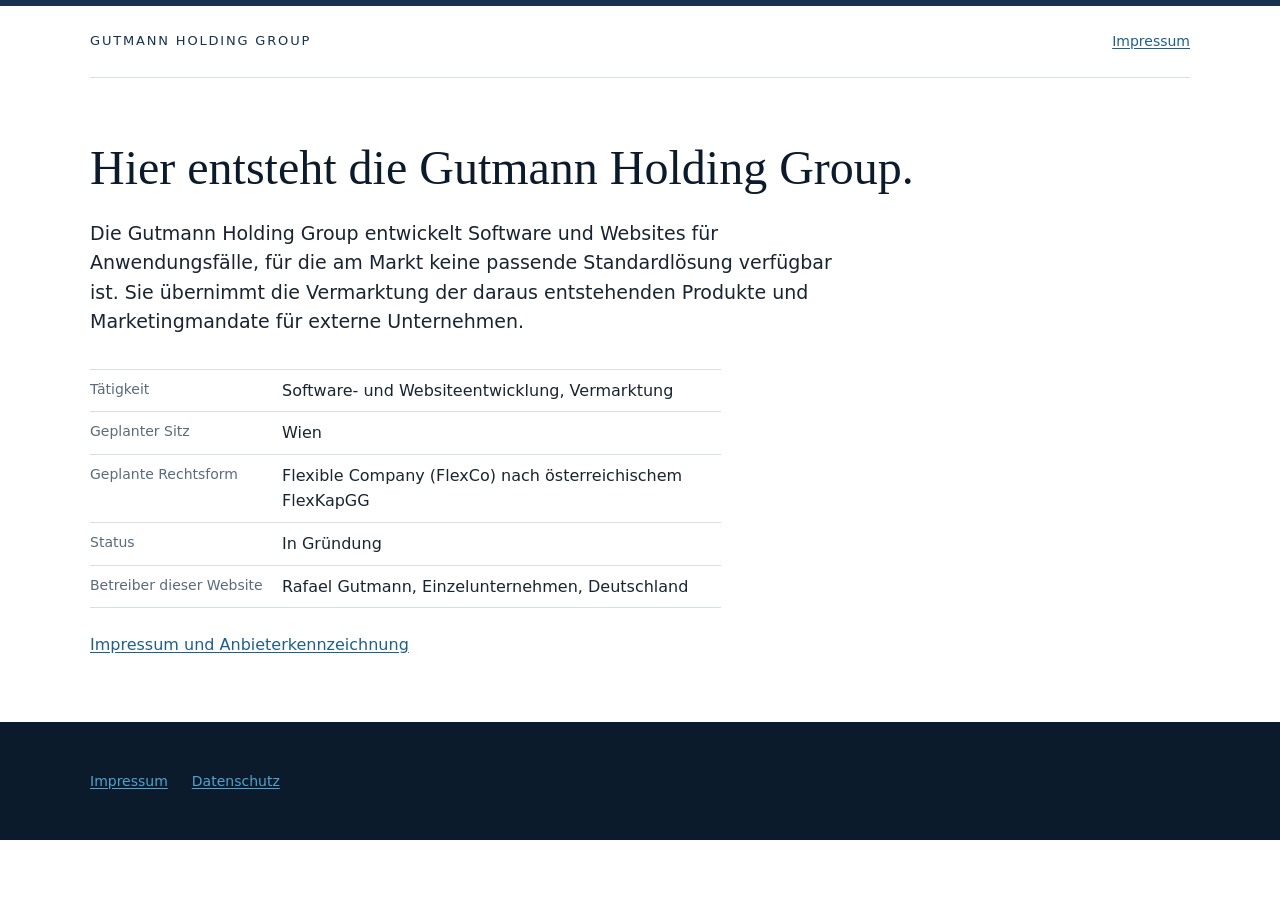
<file: index.html>
<!DOCTYPE html>
<html lang="de">
<head>
  <meta charset="utf-8">
  <meta name="viewport" content="width=device-width, initial-scale=1">
  <title>Gutmann Holding Group – in Gründung</title>
  <meta name="description" content="Holding für Software- und Websiteentwicklung mit geplantem Sitz in Wien. Die Gesellschaft befindet sich in Gründung.">
  <link rel="canonical" href="https://gutmannholding.com/">
  <meta name="theme-color" content="#16324F">

  <meta property="og:type" content="website">
  <meta property="og:site_name" content="Gutmann Holding Group">
  <meta property="og:locale" content="de_AT">
  <meta property="og:url" content="https://gutmannholding.com/">
  <meta property="og:title" content="Gutmann Holding Group – in Gründung">
  <meta property="og:description" content="Holding für Software- und Websiteentwicklung mit geplantem Sitz in Wien. Die Gesellschaft befindet sich in Gründung.">

  <meta name="twitter:card" content="summary">
  <meta name="twitter:title" content="Gutmann Holding Group – in Gründung">
  <meta name="twitter:description" content="Holding für Software- und Websiteentwicklung mit geplantem Sitz in Wien. Die Gesellschaft befindet sich in Gründung.">

  <link rel="icon" href="/assets/img/favicon.svg" type="image/svg+xml">
  <link rel="stylesheet" href="/assets/css/main.css">

  <script type="application/ld+json">
  {
    "@context": "https://schema.org",
    "@type": "Organization",
    "name": "Gutmann Holding Group",
    "description": "Die Gutmann Holding Group befindet sich in Gründung. Geplant ist eine Holding für Software- und Websiteentwicklung mit Sitz in Wien.",
    "foundingLocation": {
      "@type": "Place",
      "name": "Wien"
    }
  }
  </script>
</head>
<body>
  <a class="skip-link" href="#main">Zum Inhalt springen</a>

  <div class="band" aria-hidden="true"></div>

  <header class="container">
    <div class="topbar">
      <a class="topbar__brand" href="/">GUTMANN HOLDING GROUP</a>
      <a class="topbar__link" href="/impressum">Impressum</a>
    </div>
  </header>

  <main id="main" class="container intro">
    <h1>Hier entsteht die Gutmann Holding Group.</h1>
    <p class="intro__text">Die Gutmann Holding Group entwickelt Software und Websites für Anwendungsfälle, für die am Markt keine passende Standardlösung verfügbar ist. Sie übernimmt die Vermarktung der daraus entstehenden Produkte und Marketingmandate für externe Unternehmen.</p>
    <dl class="facts">
      <dt>Tätigkeit</dt>
      <dd>Software- und Websiteentwicklung, Vermarktung</dd>
      <dt>Geplanter Sitz</dt>
      <dd>Wien</dd>
      <dt>Geplante Rechtsform</dt>
      <dd>Flexible Company (FlexCo) nach österreichischem FlexKapGG</dd>
      <dt>Status</dt>
      <dd>In Gründung</dd>
      <dt>Betreiber dieser Website</dt>
      <dd>Rafael Gutmann, Einzelunternehmen, Deutschland</dd>
    </dl>
    <p class="intro__link"><a href="/impressum">Impressum und Anbieterkennzeichnung</a></p>
  </main>

  <footer class="footer">
    <div class="container">
      <nav aria-label="Rechtliches">
        <ul class="footer__nav">
          <li><a href="/impressum">Impressum</a></li>
          <li><a href="/datenschutz">Datenschutz</a></li>
        </ul>
      </nav>
    </div>
  </footer>
</body>
</html>
</file>
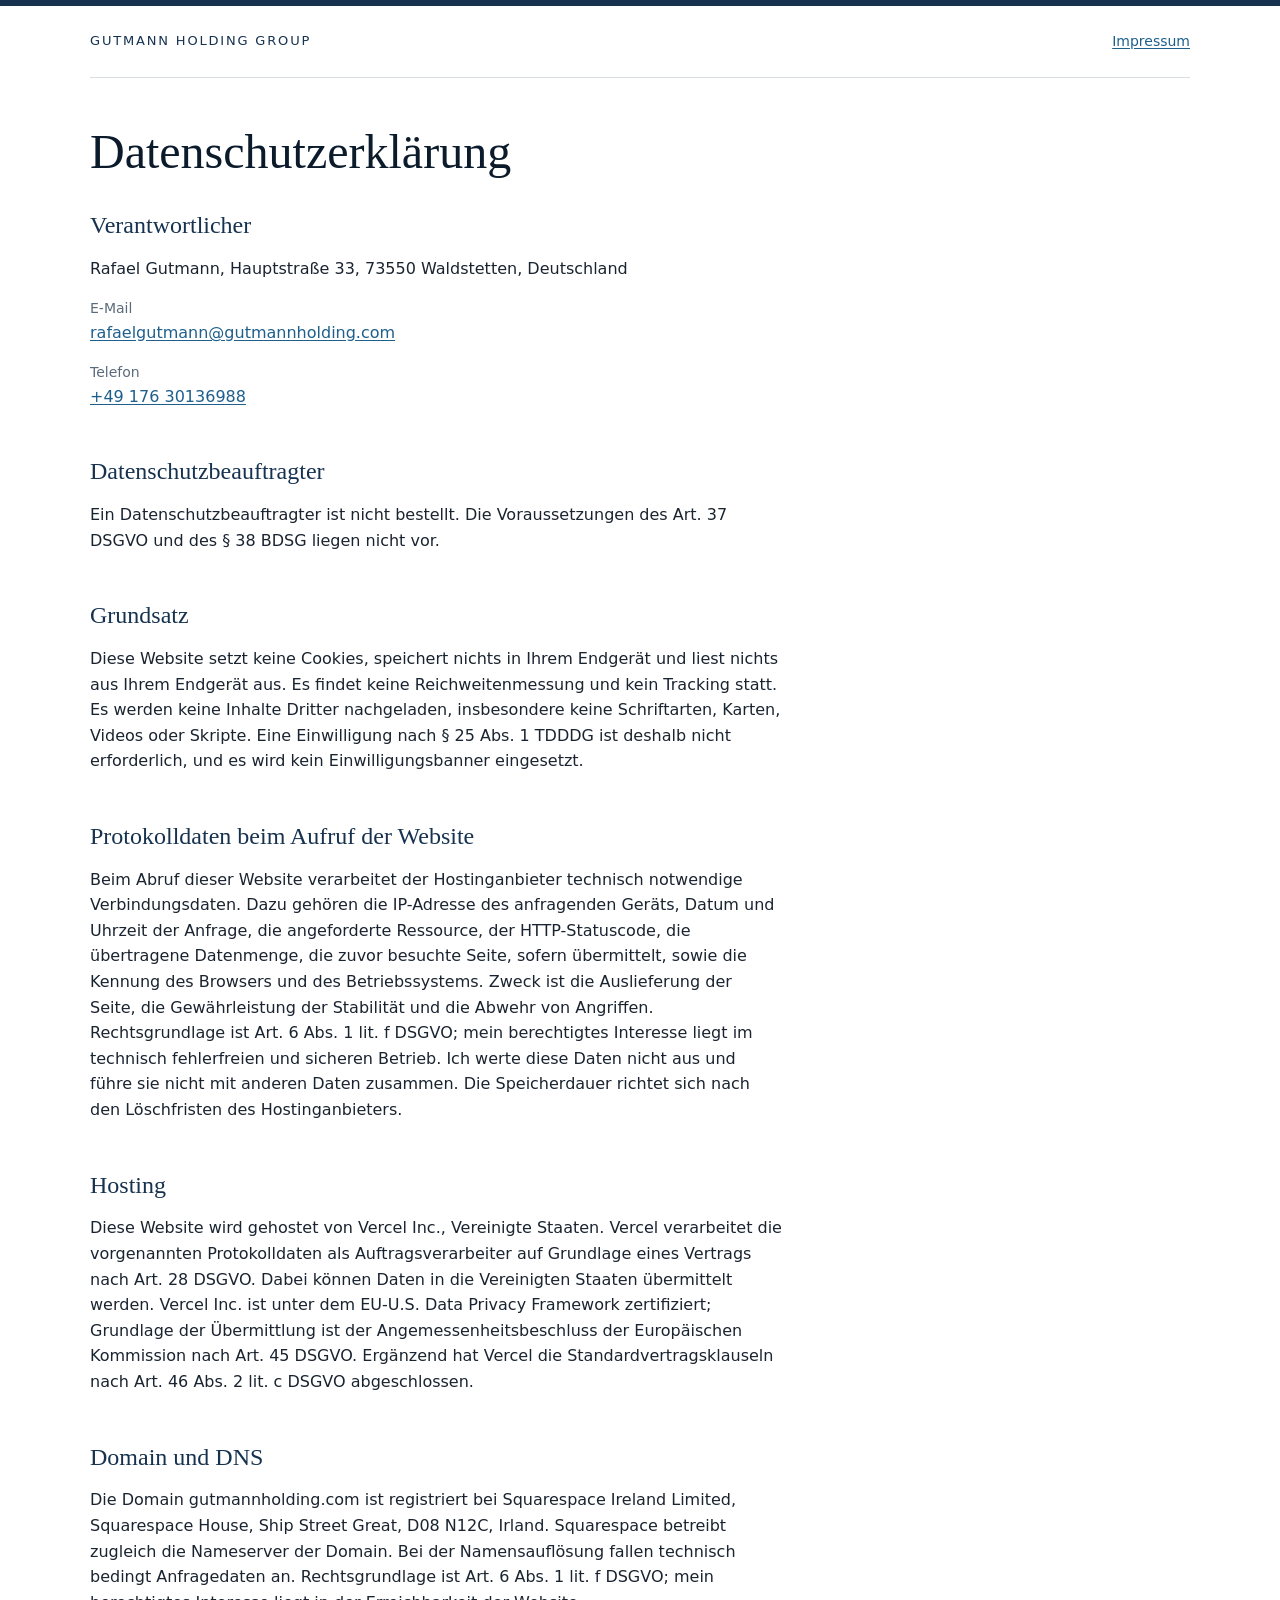
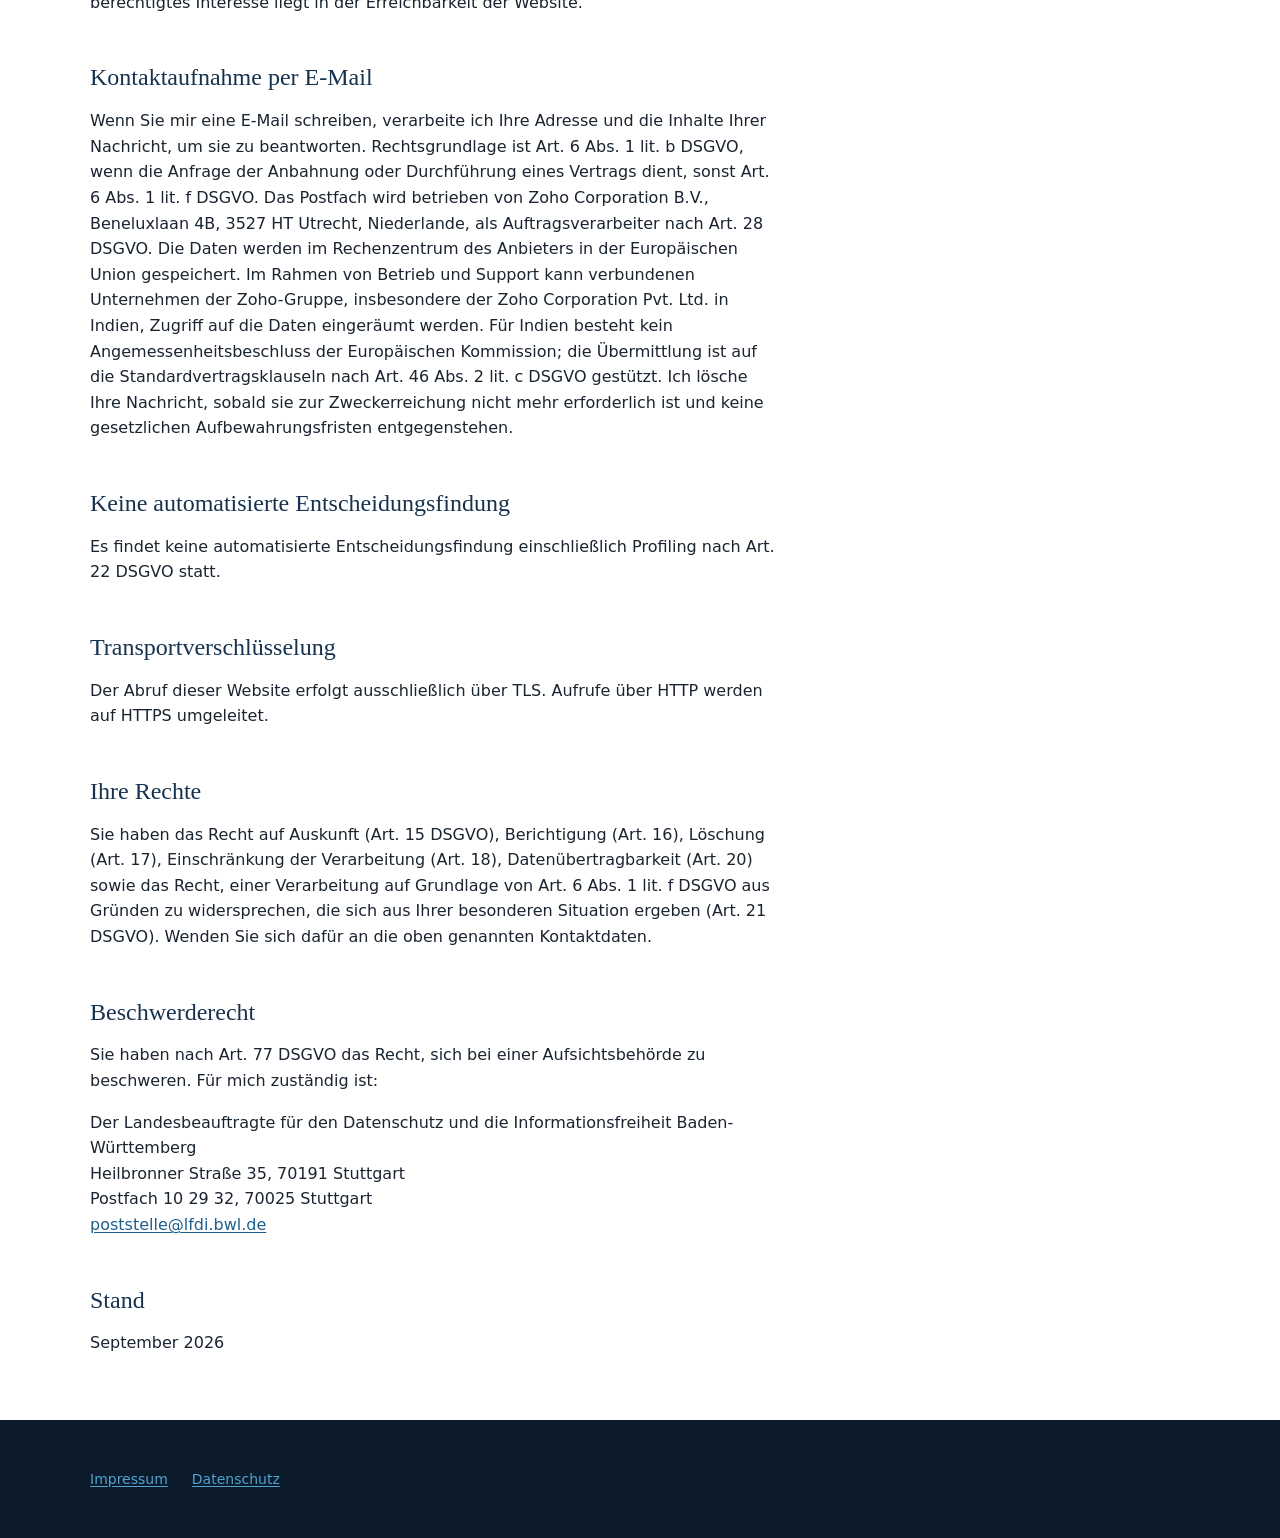
<file: datenschutz.html>
<!DOCTYPE html>
<html lang="de">
<head>
  <meta charset="utf-8">
  <meta name="viewport" content="width=device-width, initial-scale=1">
  <title>Datenschutzerklärung – Gutmann Holding Group</title>
  <meta name="description" content="Datenschutzerklärung der Website gutmannholding.com: keine Cookies, kein Tracking, keine Inhalte Dritter.">
  <link rel="canonical" href="https://gutmannholding.com/datenschutz">
  <meta name="theme-color" content="#16324F">
  <meta property="og:type" content="website">
  <meta property="og:site_name" content="Gutmann Holding Group">
  <meta property="og:locale" content="de_AT">
  <meta property="og:url" content="https://gutmannholding.com/datenschutz">
  <meta property="og:title" content="Datenschutzerklärung – Gutmann Holding Group">
  <link rel="icon" href="/assets/img/favicon.svg" type="image/svg+xml">
  <link rel="stylesheet" href="/assets/css/main.css">
</head>
<body>
  <a class="skip-link" href="#main">Zum Inhalt springen</a>

  <div class="band" aria-hidden="true"></div>

  <header class="container">
    <div class="topbar">
      <a class="topbar__brand" href="/">GUTMANN HOLDING GROUP</a>
      <a class="topbar__link" href="/impressum">Impressum</a>
    </div>
  </header>

  <main id="main" class="container">
    <div class="title">
      <h1>Datenschutzerklärung</h1>
    </div>

    <article class="prose">
      <h2>Verantwortlicher</h2>
      <p>Rafael Gutmann, Hauptstraße 33, 73550 Waldstetten, Deutschland</p>
      <dl>
        <dt>E-Mail</dt>
        <dd><a href="mailto:rafaelgutmann@gutmannholding.com">rafaelgutmann@gutmannholding.com</a></dd>
        <dt>Telefon</dt>
        <dd><a href="tel:+4917630136988">+49 176 30136988</a></dd>
      </dl>

      <h2>Datenschutzbeauftragter</h2>
      <p>Ein Datenschutzbeauftragter ist nicht bestellt. Die Voraussetzungen des Art. 37 DSGVO und des § 38 BDSG liegen nicht vor.</p>

      <h2>Grundsatz</h2>
      <p>Diese Website setzt keine Cookies, speichert nichts in Ihrem Endgerät und liest nichts aus Ihrem Endgerät aus. Es findet keine Reichweitenmessung und kein Tracking statt. Es werden keine Inhalte Dritter nachgeladen, insbesondere keine Schriftarten, Karten, Videos oder Skripte. Eine Einwilligung nach § 25 Abs. 1 TDDDG ist deshalb nicht erforderlich, und es wird kein Einwilligungsbanner eingesetzt.</p>

      <h2>Protokolldaten beim Aufruf der Website</h2>
      <p>Beim Abruf dieser Website verarbeitet der Hostinganbieter technisch notwendige Verbindungsdaten. Dazu gehören die IP-Adresse des anfragenden Geräts, Datum und Uhrzeit der Anfrage, die angeforderte Ressource, der HTTP-Statuscode, die übertragene Datenmenge, die zuvor besuchte Seite, sofern übermittelt, sowie die Kennung des Browsers und des Betriebssystems. Zweck ist die Auslieferung der Seite, die Gewährleistung der Stabilität und die Abwehr von Angriffen. Rechtsgrundlage ist Art. 6 Abs. 1 lit. f DSGVO; mein berechtigtes Interesse liegt im technisch fehlerfreien und sicheren Betrieb. Ich werte diese Daten nicht aus und führe sie nicht mit anderen Daten zusammen. Die Speicherdauer richtet sich nach den Löschfristen des Hostinganbieters.</p>

      <h2>Hosting</h2>
      <p>Diese Website wird gehostet von Vercel Inc., Vereinigte Staaten. Vercel verarbeitet die vorgenannten Protokolldaten als Auftragsverarbeiter auf Grundlage eines Vertrags nach Art. 28 DSGVO. Dabei können Daten in die Vereinigten Staaten übermittelt werden. Vercel Inc. ist unter dem EU-U.S. Data Privacy Framework zertifiziert; Grundlage der Übermittlung ist der Angemessenheitsbeschluss der Europäischen Kommission nach Art. 45 DSGVO. Ergänzend hat Vercel die Standardvertragsklauseln nach Art. 46 Abs. 2 lit. c DSGVO abgeschlossen.</p>

      <h2>Domain und DNS</h2>
      <p>Die Domain gutmannholding.com ist registriert bei Squarespace Ireland Limited, Squarespace House, Ship Street Great, D08 N12C, Irland. Squarespace betreibt zugleich die Nameserver der Domain. Bei der Namensauflösung fallen technisch bedingt Anfragedaten an. Rechtsgrundlage ist Art. 6 Abs. 1 lit. f DSGVO; mein berechtigtes Interesse liegt in der Erreichbarkeit der Website.</p>

      <h2>Kontaktaufnahme per E-Mail</h2>
      <p>Wenn Sie mir eine E-Mail schreiben, verarbeite ich Ihre Adresse und die Inhalte Ihrer Nachricht, um sie zu beantworten. Rechtsgrundlage ist Art. 6 Abs. 1 lit. b DSGVO, wenn die Anfrage der Anbahnung oder Durchführung eines Vertrags dient, sonst Art. 6 Abs. 1 lit. f DSGVO. Das Postfach wird betrieben von Zoho Corporation B.V., Beneluxlaan 4B, 3527 HT Utrecht, Niederlande, als Auftragsverarbeiter nach Art. 28 DSGVO. Die Daten werden im Rechenzentrum des Anbieters in der Europäischen Union gespeichert. Im Rahmen von Betrieb und Support kann verbundenen Unternehmen der Zoho-Gruppe, insbesondere der Zoho Corporation Pvt. Ltd. in Indien, Zugriff auf die Daten eingeräumt werden. Für Indien besteht kein Angemessenheitsbeschluss der Europäischen Kommission; die Übermittlung ist auf die Standardvertragsklauseln nach Art. 46 Abs. 2 lit. c DSGVO gestützt. Ich lösche Ihre Nachricht, sobald sie zur Zweckerreichung nicht mehr erforderlich ist und keine gesetzlichen Aufbewahrungsfristen entgegenstehen.</p>

      <h2>Keine automatisierte Entscheidungsfindung</h2>
      <p>Es findet keine automatisierte Entscheidungsfindung einschließlich Profiling nach Art. 22 DSGVO statt.</p>

      <h2>Transportverschlüsselung</h2>
      <p>Der Abruf dieser Website erfolgt ausschließlich über TLS. Aufrufe über HTTP werden auf HTTPS umgeleitet.</p>

      <h2>Ihre Rechte</h2>
      <p>Sie haben das Recht auf Auskunft (Art. 15 DSGVO), Berichtigung (Art. 16), Löschung (Art. 17), Einschränkung der Verarbeitung (Art. 18), Datenübertragbarkeit (Art. 20) sowie das Recht, einer Verarbeitung auf Grundlage von Art. 6 Abs. 1 lit. f DSGVO aus Gründen zu widersprechen, die sich aus Ihrer besonderen Situation ergeben (Art. 21 DSGVO). Wenden Sie sich dafür an die oben genannten Kontaktdaten.</p>

      <h2>Beschwerderecht</h2>
      <p>Sie haben nach Art. 77 DSGVO das Recht, sich bei einer Aufsichtsbehörde zu beschweren. Für mich zuständig ist:</p>
      <p>
        Der Landesbeauftragte für den Datenschutz und die Informationsfreiheit Baden-Württemberg<br>
        Heilbronner Straße 35, 70191 Stuttgart<br>
        Postfach 10 29 32, 70025 Stuttgart<br>
        <a href="mailto:poststelle@lfdi.bwl.de">poststelle@lfdi.bwl.de</a>
      </p>

      <h2>Stand</h2>
      <p>September 2026</p>
    </article>
  </main>

  <footer class="footer">
    <div class="container">
      <nav aria-label="Rechtliches">
        <ul class="footer__nav">
          <li><a href="/impressum">Impressum</a></li>
          <li><a href="/datenschutz" aria-current="page">Datenschutz</a></li>
        </ul>
      </nav>
    </div>
  </footer>
</body>
</html>
</file>
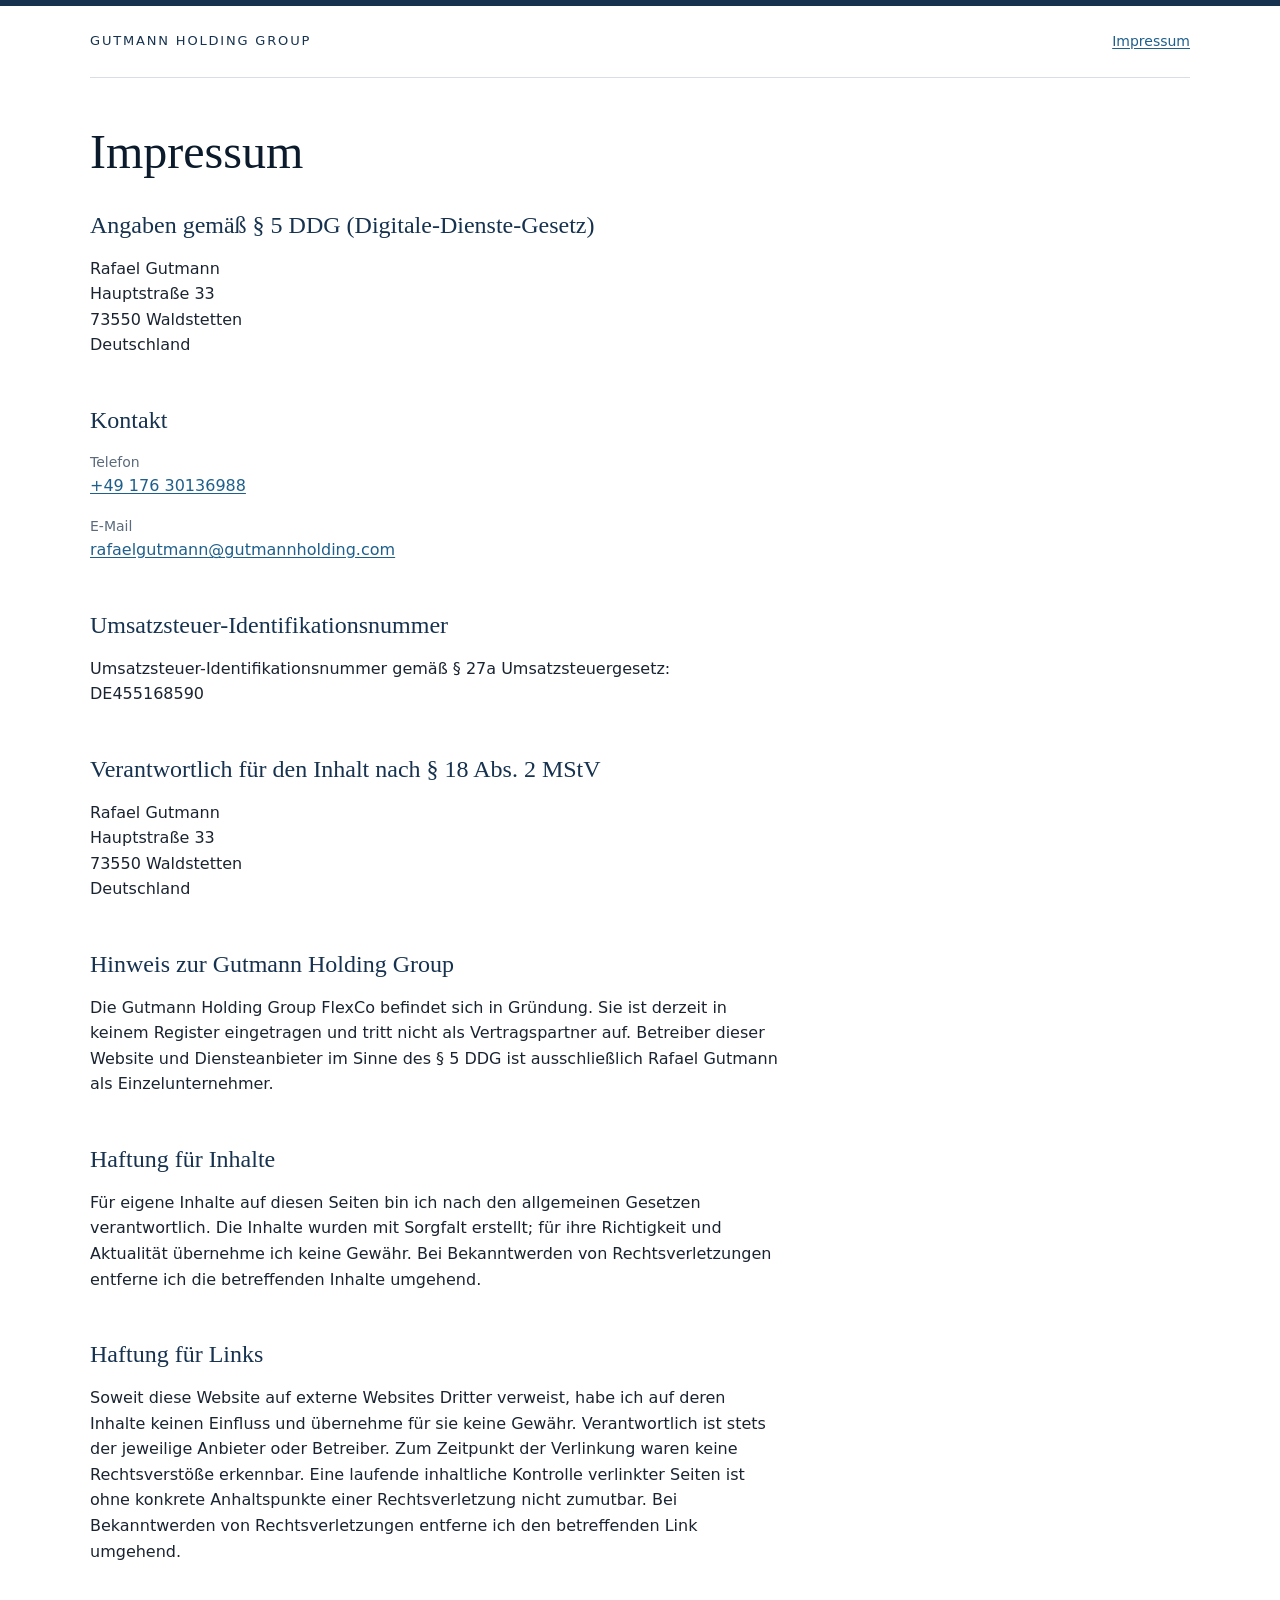
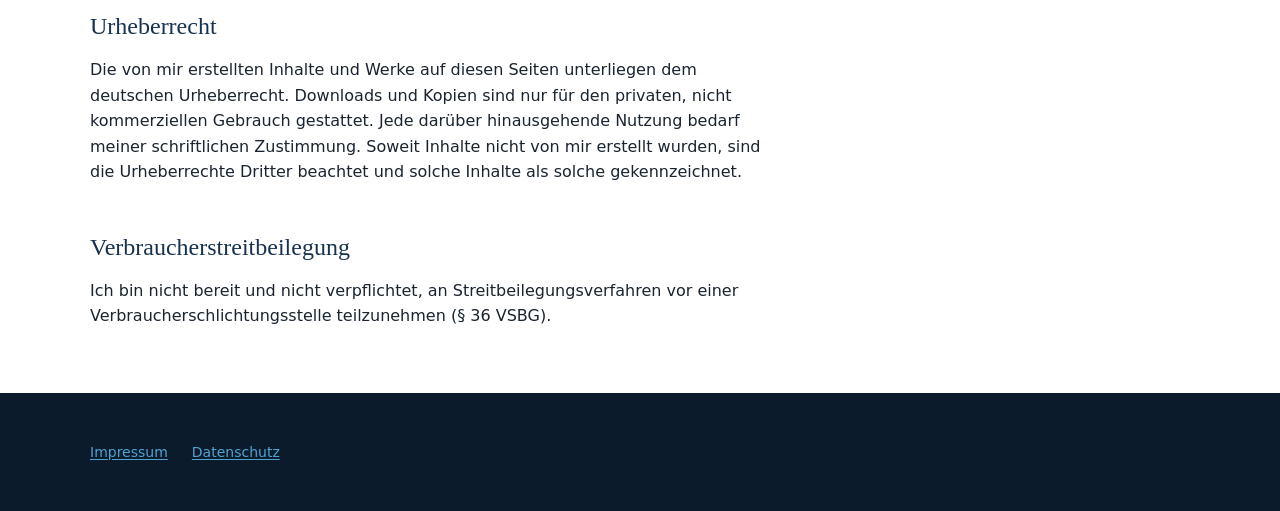
<file: impressum.html>
<!DOCTYPE html>
<html lang="de">
<head>
  <meta charset="utf-8">
  <meta name="viewport" content="width=device-width, initial-scale=1">
  <title>Impressum – Gutmann Holding Group</title>
  <meta name="description" content="Impressum der Website gutmannholding.com: Angaben gemäß § 5 DDG.">
  <link rel="canonical" href="https://gutmannholding.com/impressum">
  <meta name="theme-color" content="#16324F">
  <meta property="og:type" content="website">
  <meta property="og:site_name" content="Gutmann Holding Group">
  <meta property="og:locale" content="de_AT">
  <meta property="og:url" content="https://gutmannholding.com/impressum">
  <meta property="og:title" content="Impressum – Gutmann Holding Group">
  <link rel="icon" href="/assets/img/favicon.svg" type="image/svg+xml">
  <link rel="stylesheet" href="/assets/css/main.css">
</head>
<body>
  <a class="skip-link" href="#main">Zum Inhalt springen</a>

  <div class="band" aria-hidden="true"></div>

  <header class="container">
    <div class="topbar">
      <a class="topbar__brand" href="/">GUTMANN HOLDING GROUP</a>
      <a class="topbar__link" href="/impressum" aria-current="page">Impressum</a>
    </div>
  </header>

  <main id="main" class="container">
    <div class="title">
      <h1>Impressum</h1>
    </div>

    <article class="prose">
      <h2>Angaben gemäß § 5 DDG (Digitale-Dienste-Gesetz)</h2>
      <p>
        Rafael Gutmann<br>
        Hauptstraße 33<br>
        73550 Waldstetten<br>
        Deutschland
      </p>

      <h2>Kontakt</h2>
      <dl>
        <dt>Telefon</dt>
        <dd><a href="tel:+4917630136988">+49 176 30136988</a></dd>
        <dt>E-Mail</dt>
        <dd><a href="mailto:rafaelgutmann@gutmannholding.com">rafaelgutmann@gutmannholding.com</a></dd>
      </dl>

      <h2>Umsatzsteuer-Identifikationsnummer</h2>
      <p>Umsatzsteuer-Identifikationsnummer gemäß § 27a Umsatzsteuergesetz: DE455168590</p>

      <h2>Verantwortlich für den Inhalt nach § 18 Abs. 2 MStV</h2>
      <p>
        Rafael Gutmann<br>
        Hauptstraße 33<br>
        73550 Waldstetten<br>
        Deutschland
      </p>

      <h2>Hinweis zur Gutmann Holding Group</h2>
      <p>Die Gutmann Holding Group FlexCo befindet sich in Gründung. Sie ist derzeit in keinem Register eingetragen und tritt nicht als Vertragspartner auf. Betreiber dieser Website und Diensteanbieter im Sinne des § 5 DDG ist ausschließlich Rafael Gutmann als Einzelunternehmer.</p>

      <h2>Haftung für Inhalte</h2>
      <p>Für eigene Inhalte auf diesen Seiten bin ich nach den allgemeinen Gesetzen verantwortlich. Die Inhalte wurden mit Sorgfalt erstellt; für ihre Richtigkeit und Aktualität übernehme ich keine Gewähr. Bei Bekanntwerden von Rechtsverletzungen entferne ich die betreffenden Inhalte umgehend.</p>

      <h2>Haftung für Links</h2>
      <p>Soweit diese Website auf externe Websites Dritter verweist, habe ich auf deren Inhalte keinen Einfluss und übernehme für sie keine Gewähr. Verantwortlich ist stets der jeweilige Anbieter oder Betreiber. Zum Zeitpunkt der Verlinkung waren keine Rechtsverstöße erkennbar. Eine laufende inhaltliche Kontrolle verlinkter Seiten ist ohne konkrete Anhaltspunkte einer Rechtsverletzung nicht zumutbar. Bei Bekanntwerden von Rechtsverletzungen entferne ich den betreffenden Link umgehend.</p>

      <h2>Urheberrecht</h2>
      <p>Die von mir erstellten Inhalte und Werke auf diesen Seiten unterliegen dem deutschen Urheberrecht. Downloads und Kopien sind nur für den privaten, nicht kommerziellen Gebrauch gestattet. Jede darüber hinausgehende Nutzung bedarf meiner schriftlichen Zustimmung. Soweit Inhalte nicht von mir erstellt wurden, sind die Urheberrechte Dritter beachtet und solche Inhalte als solche gekennzeichnet.</p>

      <h2>Verbraucherstreitbeilegung</h2>
      <p>Ich bin nicht bereit und nicht verpflichtet, an Streitbeilegungsverfahren vor einer Verbraucherschlichtungsstelle teilzunehmen (§ 36 VSBG).</p>
    </article>
  </main>

  <footer class="footer">
    <div class="container">
      <nav aria-label="Rechtliches">
        <ul class="footer__nav">
          <li><a href="/impressum" aria-current="page">Impressum</a></li>
          <li><a href="/datenschutz">Datenschutz</a></li>
        </ul>
      </nav>
    </div>
  </footer>
</body>
</html>
</file>
<file: assets/css/main.css>
/* ==========================================================================
   gutmannholding.com – main.css
   Ein Stylesheet für alle Seiten. Tokens und Regeln: siehe DESIGN.md.
   Reines CSS, kein Preprocessor, keine externen Ressourcen.
   ========================================================================== */

/* --------------------------------------------------------------------------
   1. Tokens (abschliessend, siehe DESIGN.md)
   -------------------------------------------------------------------------- */

:root {
  /* Farben – genau diese zehn */
  --ink:      #0B1B2B;
  --navy-700: #16324F;
  --blue-600: #1E5F8C;
  --blue-500: #2E7FB8;
  --blue-400: #4FA3D1;
  --blue-100: #DCEBF5;
  --paper:    #FFFFFF;
  --text:     #1A2430;
  --muted:    #5B6B7C;
  --rule:     #D8DEE4;

  /* Schrift */
  --font-display: Georgia, "Iowan Old Style", "Times New Roman", serif;
  --font-text:    system-ui, -apple-system, "Segoe UI", Roboto, sans-serif;

  /* Feste Typo-Skala: 13 / 14 / 16 / 19 / 24 / 32 / 48 px */
  --fs-13: 0.8125rem;
  --fs-14: 0.875rem;
  --fs-16: 1rem;
  --fs-19: 1.1875rem;
  --fs-24: 1.5rem;
  --fs-32: 2rem;
  --fs-48: 3rem;

  /* Abstände: 8 / 16 / 24 / 32 / 48 / 64 px */
  --s-8:  0.5rem;
  --s-16: 1rem;
  --s-24: 1.5rem;
  --s-32: 2rem;
  --s-48: 3rem;
  --s-64: 4rem;

  /* Layout */
  --container: 68.75rem;   /* 1100px */
  --gutter: var(--s-16);
  --measure: 68ch;         /* Fliesstext */
  --measure-intro: 62ch;   /* Einleitung */

  /* Bewegung: nur Farb- und Randwechsel */
  --t: 120ms ease;
}

@media (min-width: 760px) {
  :root {
    --gutter: var(--s-48);
  }
}

/* --------------------------------------------------------------------------
   2. Basis
   -------------------------------------------------------------------------- */

*,
*::before,
*::after {
  box-sizing: border-box;
  border-radius: 0;
}

html {
  -webkit-text-size-adjust: 100%;
  text-size-adjust: 100%;
}

body {
  margin: 0;
  font-family: var(--font-text);
  font-size: var(--fs-16);
  line-height: 1.6;
  color: var(--text);
  background: var(--paper);
  text-align: left;
}

h1,
h2,
h3,
p,
ul,
ol,
dl,
dt,
dd {
  margin: 0;
}

h1,
h2,
h3 {
  font-family: var(--font-display);
  font-weight: 400;
  line-height: 1.2;
  overflow-wrap: break-word;
}

h1 {
  font-size: var(--fs-48);
  line-height: 1.1;
  color: var(--ink);
}

h2 {
  font-size: var(--fs-24);
  color: var(--navy-700);
}

h3 {
  font-size: var(--fs-19);
  color: var(--navy-700);
}

a {
  color: var(--blue-600);
  text-decoration: underline;
  text-underline-offset: 0.15em;
  transition: color var(--t), background-color var(--t), border-color var(--t);
}

a:hover {
  color: var(--navy-700);
}

img {
  display: block;
  max-width: 100%;
  height: auto;
}

/* Sichtbarer Focus-State für alle fokussierbaren Elemente */
:focus-visible {
  outline: 3px solid var(--blue-500);
  outline-offset: 2px;
}

.container {
  width: min(100% - 2 * var(--gutter), var(--container));
  margin-inline: auto;
}

/* --------------------------------------------------------------------------
   3. Skip-Link
   -------------------------------------------------------------------------- */

.skip-link {
  position: absolute;
  top: -100%;
  left: var(--s-16);
  z-index: 10;
  padding: var(--s-8) var(--s-16);
  background: var(--navy-700);
  color: var(--paper);
}

.skip-link:focus {
  top: var(--s-16);
}

/* --------------------------------------------------------------------------
   4. Farbband und Kopfzeile
   -------------------------------------------------------------------------- */

.band {
  height: 6px;
  background: var(--navy-700);
}

.topbar {
  height: 72px;
  display: flex;
  align-items: center;
  justify-content: space-between;
  gap: var(--s-16);
  border-bottom: 1px solid var(--rule);
}

.topbar__brand {
  font-family: var(--font-text);
  font-size: var(--fs-13);
  font-weight: 400;
  letter-spacing: 0.14em;
  text-transform: uppercase;
  white-space: nowrap;
  color: var(--navy-700);
  text-decoration: none;
}

.topbar__brand:hover {
  text-decoration: underline;
}

.topbar__link {
  font-size: var(--fs-14);
}

/* --------------------------------------------------------------------------
   5. Seitenanfang (Startseite)
   -------------------------------------------------------------------------- */

.intro {
  padding-block: var(--s-64);
}

.intro__text {
  margin-top: var(--s-24);
  max-width: var(--measure-intro);
  font-size: var(--fs-19);
  line-height: 1.55;
}

.intro__link {
  margin-top: var(--s-24);
}

/* Definitionsliste: Label links, Wert rechts, Trennung nur über Linien */
.facts {
  margin-top: var(--s-32);
  max-width: var(--measure-intro);
  display: grid;
  grid-template-columns: 12rem 1fr;
  border-top: 1px solid var(--rule);
}

.facts dt,
.facts dd {
  padding-block: var(--s-8);
  border-bottom: 1px solid var(--rule);
}

.facts dt {
  font-size: var(--fs-14);
  color: var(--muted);
}

/* --------------------------------------------------------------------------
   6. Textseiten (Impressum, Datenschutz, 404)
   -------------------------------------------------------------------------- */

.title {
  padding-block: var(--s-48) var(--s-32);
}

.title__text {
  margin-top: var(--s-24);
  max-width: var(--measure-intro);
  font-size: var(--fs-19);
  line-height: 1.55;
}

.prose {
  max-width: var(--measure);
  padding-bottom: var(--s-64);
}

.prose h2 {
  margin-top: var(--s-48);
}

.prose h2:first-child {
  margin-top: 0;
}

.prose h3 {
  margin-top: var(--s-32);
}

.prose p,
.prose ul,
.prose dl {
  margin-top: var(--s-16);
}

.prose ul {
  padding-left: var(--s-24);
}

.prose li + li {
  margin-top: var(--s-8);
}

.prose dt {
  font-size: var(--fs-14);
  color: var(--muted);
  margin-top: var(--s-16);
}

/* --------------------------------------------------------------------------
   7. Footer
   -------------------------------------------------------------------------- */

.footer {
  background: var(--ink);
  color: var(--blue-100);
  padding-block: var(--s-48);
  font-size: var(--fs-14);
}

.footer a {
  color: var(--blue-400);
}

.footer a:hover {
  color: var(--paper);
}

.footer__nav {
  list-style: none;
  padding: 0;
  display: flex;
  flex-wrap: wrap;
  gap: var(--s-8) var(--s-24);
}

/* --------------------------------------------------------------------------
   8. Unter 480px: h1 32px, h2 24px, Rest unverändert
   -------------------------------------------------------------------------- */

@media (max-width: 480px) {
  h1 {
    font-size: var(--fs-32);
  }

  h2 {
    font-size: var(--fs-24);
  }

  .facts {
    grid-template-columns: 1fr;
  }

  .facts dt {
    padding-bottom: 0;
    border-bottom: 0;
  }

  .facts dd {
    padding-top: 0;
  }
}

/* --------------------------------------------------------------------------
   9. Bewegung reduzieren
   -------------------------------------------------------------------------- */

@media (prefers-reduced-motion: reduce) {
  *,
  *::before,
  *::after {
    transition: none !important;
    animation: none !important;
  }
}
</file>
